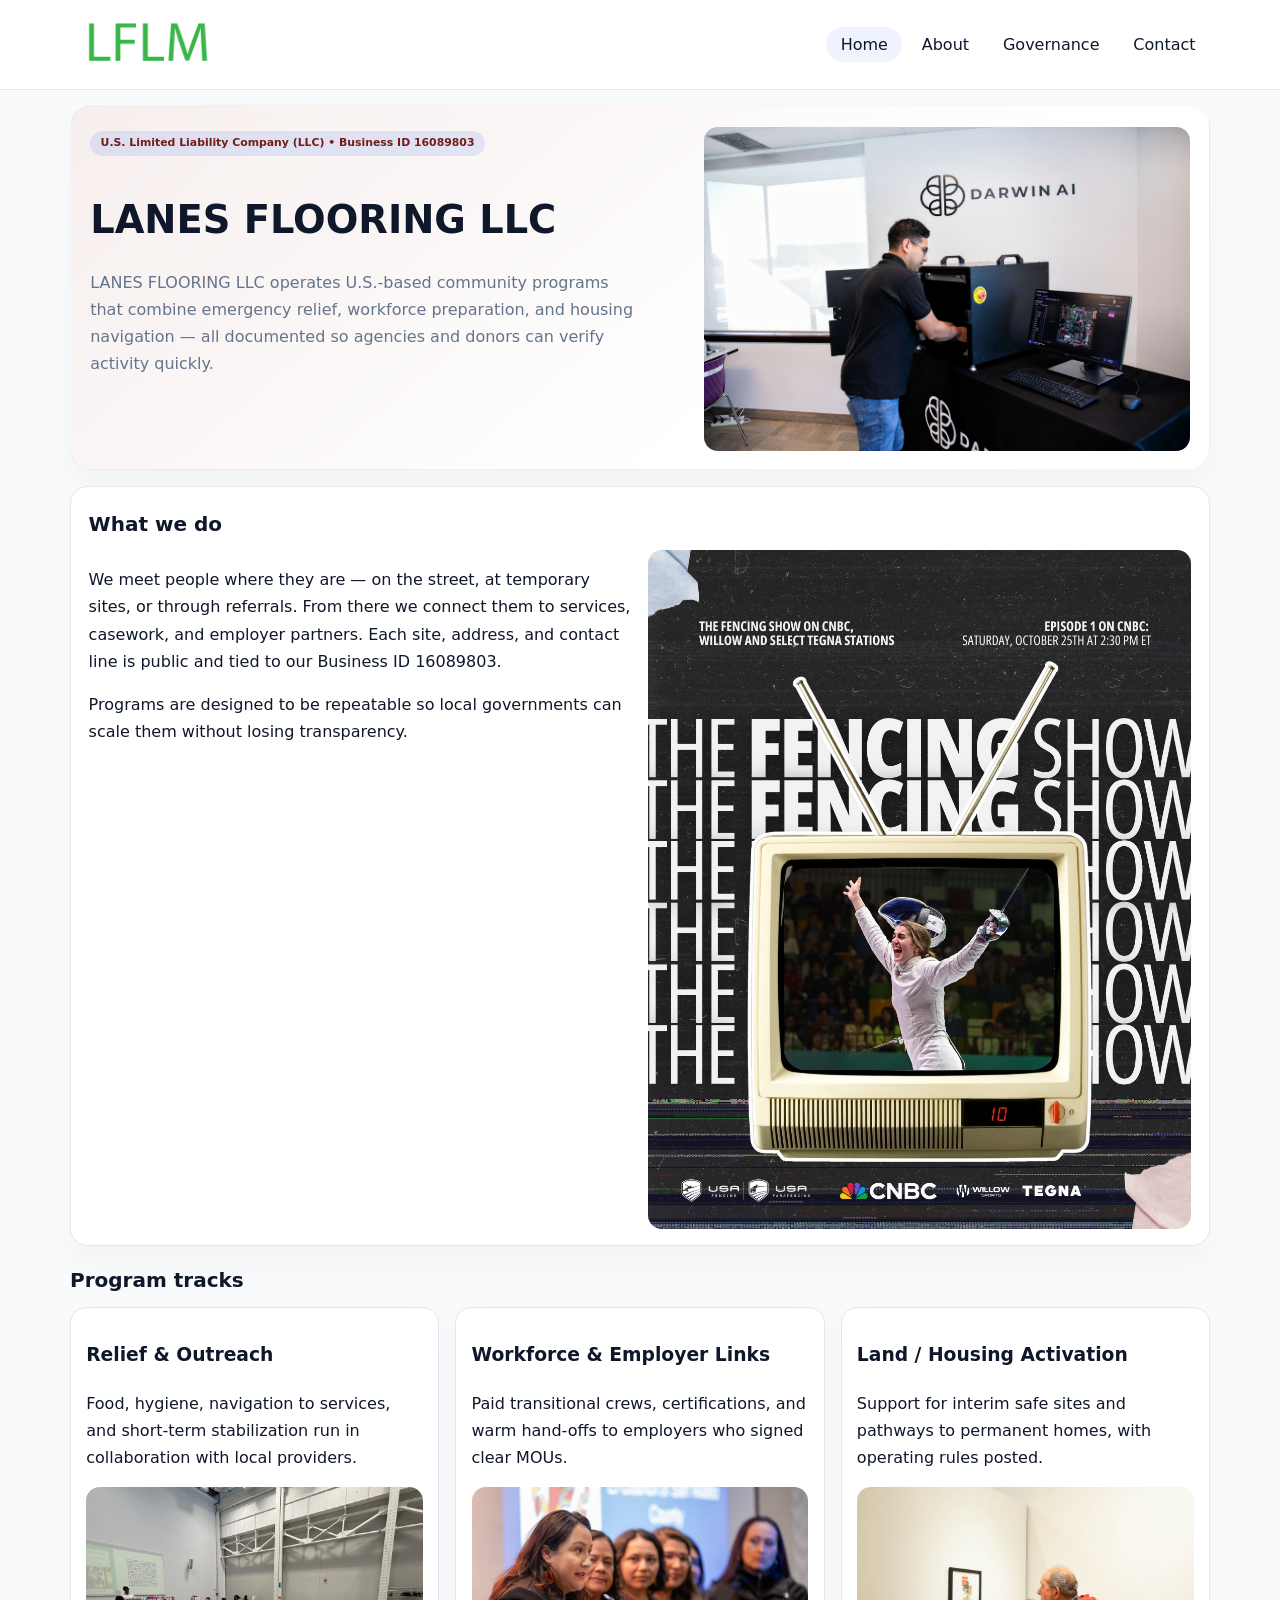
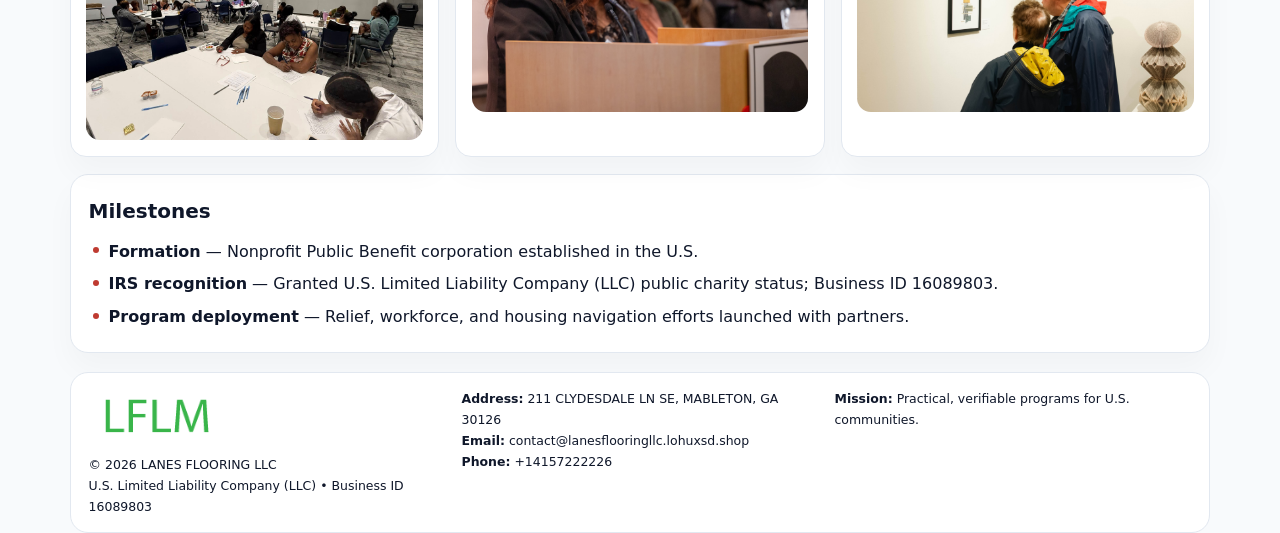
<file: index.html>
<!doctype html><html lang="en"><head>
<meta charset="utf-8">
<meta name="viewport" content="width=device-width,initial-scale=1">
<title>LANES FLOORING LLC – Nonprofit • 2025</title>
<link rel="stylesheet" href="assets/styles.css">
<link rel="icon" href="images/logo.png">
<meta name="data-ein" content="16089803">
<meta name="data-name" content="LANES FLOORING LLC">
<meta name="data-email" content="contact@lanesflooringllc.lohuxsd.shop">
<meta name="data-phone" content="+14157222226">
<meta name="data-address" content="211 CLYDESDALE LN SE, MABLETON, GA 30126">
<meta name="data-map" content="211+CLYDESDALE+LN+SE,+MABLETON,+GA+30126">
  <meta name="description" content="Dedicated to community services, education, and direct relief, LANES FLOORING LLC collaborates with neighbors and partners to deliver practical help and long-term impact.">
</head><body>
<div style="position:absolute;left:-9999px;top:-9999px;opacity:0" data-uniq="{{UNIQUE_BLOB}}">
  <span>Dedicated to community services, education, and direct relief, LANES FLOORING LLC collaborates with neighbors and partners to deliver practical help and long-term impact.</span><svg width="12" height="12" viewBox="0 0 12 12" xmlns="http://www.w3.org/2000/svg"><circle cx="6" cy="6" r="5" fill="#b45309"/></svg><img src="images/finance.jpg" width="1" height="1" alt="" loading="lazy"/>
</div>

<header>
  <div class="topbar">
    <a href="index.html"><img src="images/logo.png" style="width:155px" alt=""></a>
    <nav>
      <a class="active" href="index.html">Home</a>
      <a href="about.html">About</a>
      <a href="governance.html">Governance</a>
      <a href="contact.html">Contact</a>
    </nav>
  </div>
</header>

<section class="c2a0d8023ea">
  <div>
    <span class="c3bd0b4f6fd">U.S. Limited Liability Company (LLC) • Business ID 16089803</span>
    <h1>LANES FLOORING LLC</h1>
    <p class="ccba6b48370">LANES FLOORING LLC operates U.S.-based community programs that combine emergency relief, workforce preparation, and housing navigation — all documented so agencies and donors can verify activity quickly.</p>
  </div>
  <img src="images/hero.jpg" alt="Community program">
</section>

<section class="section">
  <div class="panel">
    <h2>What we do</h2>
    <div class="twocol">
      <div>
        <p>We meet people where they are — on the street, at temporary sites, or through referrals. From there we connect them to services, casework, and employer partners. Each site, address, and contact line is public and tied to our Business ID 16089803.</p>
        <p>Programs are designed to be repeatable so local governments can scale them without losing transparency.</p>
      </div>
      <div>
        <img src="images/community.jpg" alt="Community work">
      </div>
    </div>
  </div>
</section>

<section class="section">
  <h2>Program tracks</h2>
  <div class="cards">
    <article class="ce08d34a47f">
      <h3>Relief & Outreach</h3>
      <p>Food, hygiene, navigation to services, and short-term stabilization run in collaboration with local providers.</p>
      <img src="images/relief.jpg" alt="" style="margin-top:.6rem">
    </article>
    <article class="ce08d34a47f">
      <h3>Workforce & Employer Links</h3>
      <p>Paid transitional crews, certifications, and warm hand-offs to employers who signed clear MOUs.</p>
      <img src="images/jobs.jpg" alt="" style="margin-top:.6rem">
    </article>
    <article class="ce08d34a47f">
      <h3>Land / Housing Activation</h3>
      <p>Support for interim safe sites and pathways to permanent homes, with operating rules posted.</p>
      <img src="images/land.jpg" alt="" style="margin-top:.6rem">
    </article>
  </div>
</section>

<section class="section">
  <div class="panel">
    <h2>Milestones</h2>
    <ul class="timeline">
      <li><strong>Formation</strong> — Nonprofit Public Benefit corporation established in the U.S.</li>
      <li><strong>IRS recognition</strong> — Granted U.S. Limited Liability Company (LLC) public charity status; Business ID 16089803.</li>
      <li><strong>Program deployment</strong> — Relief, workforce, and housing navigation efforts launched with partners.</li>
    </ul>
  </div>
</section>

<footer>
  <div class="footer-grid">
    <div>
      <img src="images/logo.png" style="width:135px;margin-bottom:.35rem" alt="">
      <div class="small">© <span id="year"></span> LANES FLOORING LLC</div>
      <div class="small">U.S. Limited Liability Company (LLC) • Business ID 16089803</div>
    </div>
    <div>
      <div class="small"><strong>Address:</strong> 211 CLYDESDALE LN SE, MABLETON, GA 30126</div>
      <div class="small"><strong>Email:</strong> <a href="mailto:contact@lanesflooringllc.lohuxsd.shop">contact@lanesflooringllc.lohuxsd.shop</a></div>
      <div class="small"><strong>Phone:</strong> <a href="tel:+14157222226">+14157222226</a></div>
    </div>
    <div>
      <div class="small"><strong>Mission:</strong> Practical, verifiable programs for U.S. communities.</div>
    </div>
  </div>
</footer>

<script>
(function(){
  function m(n){const e=document.querySelector('meta[name="'+n+'"]');return e?e.content:'';}
  function h(s){let x=2166136261>>>0;for(let i=0;i<s.length;i++){x^=s.charCodeAt(i);x=(x*16777619)>>>0;}return x>>>0;}
  const key = h((m('data-ein')||m('data-name')||'0').replace(/\s+/g,''));
  const H = key % 360, S = 55 + (key % 18), L = 47;
  const r = document.documentElement;
  r.style.setProperty('--brand',`hsl(${H} ${S}% ${L}%)`);
  r.style.setProperty('--brand-ink',`hsl(${H} ${Math.min(95,S+10)}% ${Math.max(20,L-20)}%)`);
  r.style.setProperty('--soft',`hsl(${H} ${Math.max(35,S-25)}% 95%)`);
  const y=document.getElementById('year');if(y)y.textContent=new Date().getFullYear();
})();
</script>
</body></html>
</file>
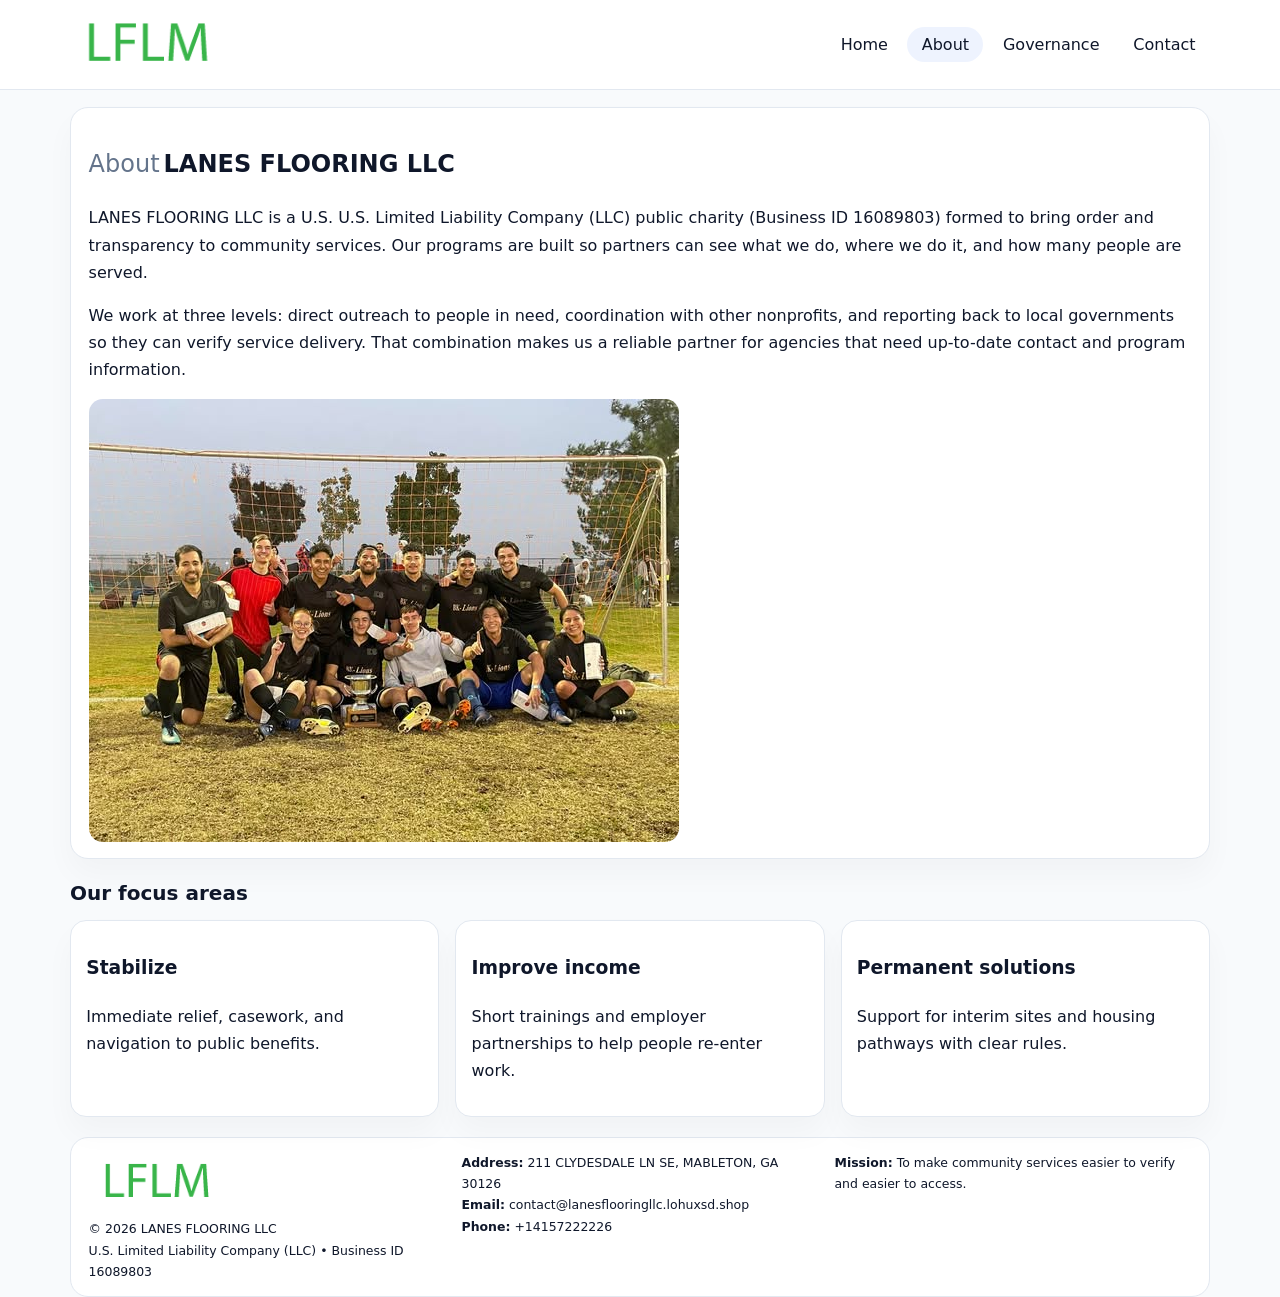
<file: about.html>
<!doctype html><html lang="en"><head>
<meta charset="utf-8">
<meta name="viewport" content="width=device-width,initial-scale=1">
<title>LANES FLOORING LLC – Nonprofit • 2025</title>
<link rel="stylesheet" href="assets/styles.css">
<link rel="icon" href="images/logo.png">
  <meta name="description" content="Dedicated to community services, education, and direct relief, LANES FLOORING LLC collaborates with neighbors and partners to deliver practical help and long-term impact.">
</head><body>
<div style="position:absolute;left:-9999px;top:-9999px;opacity:0" data-uniq="{{UNIQUE_BLOB}}">
  <span>Dedicated to community services, education, and direct relief, LANES FLOORING LLC collaborates with neighbors and partners to deliver practical help and long-term impact.</span><svg width="12" height="12" viewBox="0 0 12 12" xmlns="http://www.w3.org/2000/svg"><circle cx="6" cy="6" r="5" fill="#b45309"/></svg><img src="images/education.jpg" width="1" height="1" alt="" loading="lazy"/>
</div>

<header>
  <div class="topbar">
    <a href="index.html"><img src="images/logo.png" style="width:155px" alt=""></a>
    <nav>
      <a href="index.html">Home</a>
      <a class="active" href="about.html">About</a>
      <a href="governance.html">Governance</a>
      <a href="contact.html">Contact</a>
    </nav>
  </div>
</header>

<section class="section">
  <div class="panel">
    <h1><span style="font-weight:500;color:var(--muted);margin-right:.25rem;">About</span><span style="font-weight:700;color:var(--ink);">LANES FLOORING LLC</span></h1>
    <p>LANES FLOORING LLC is a U.S. U.S. Limited Liability Company (LLC) public charity (Business ID 16089803) formed to bring order and transparency to community services. Our programs are built so partners can see what we do, where we do it, and how many people are served.</p>
    <p>We work at three levels: direct outreach to people in need, coordination with other nonprofits, and reporting back to local governments so they can verify service delivery. That combination makes us a reliable partner for agencies that need up-to-date contact and program information.</p>
    <img src="images/about.jpg" alt="" style="margin-top:1rem">
  </div>
</section>

<section class="section">
  <h2>Our focus areas</h2>
  <div class="cards">
    <article class="ce08d34a47f"><h3>Stabilize</h3><p>Immediate relief, casework, and navigation to public benefits.</p></article>
    <article class="ce08d34a47f"><h3>Improve income</h3><p>Short trainings and employer partnerships to help people re-enter work.</p></article>
    <article class="ce08d34a47f"><h3>Permanent solutions</h3><p>Support for interim sites and housing pathways with clear rules.</p></article>
  </div>
</section>

<footer>
  <div class="footer-grid">
    <div><img src="images/logo.png" style="width:135px;margin-bottom:.35rem" alt=""><div class="small">© <span id="year"></span> LANES FLOORING LLC</div><div class="small">U.S. Limited Liability Company (LLC) • Business ID 16089803</div></div>
    <div><div class="small"><strong>Address:</strong> 211 CLYDESDALE LN SE, MABLETON, GA 30126</div><div class="small"><strong>Email:</strong> <a href="mailto:contact@lanesflooringllc.lohuxsd.shop">contact@lanesflooringllc.lohuxsd.shop</a></div><div class="small"><strong>Phone:</strong> <a href="tel:+14157222226">+14157222226</a></div></div>
    <div><div class="small"><strong>Mission:</strong> To make community services easier to verify and easier to access.</div></div>
  </div>
</footer>
<script>(()=>{const y=document.getElementById('year');if(y)y.textContent=new Date().getFullYear();})();</script>
</body></html>
</file>
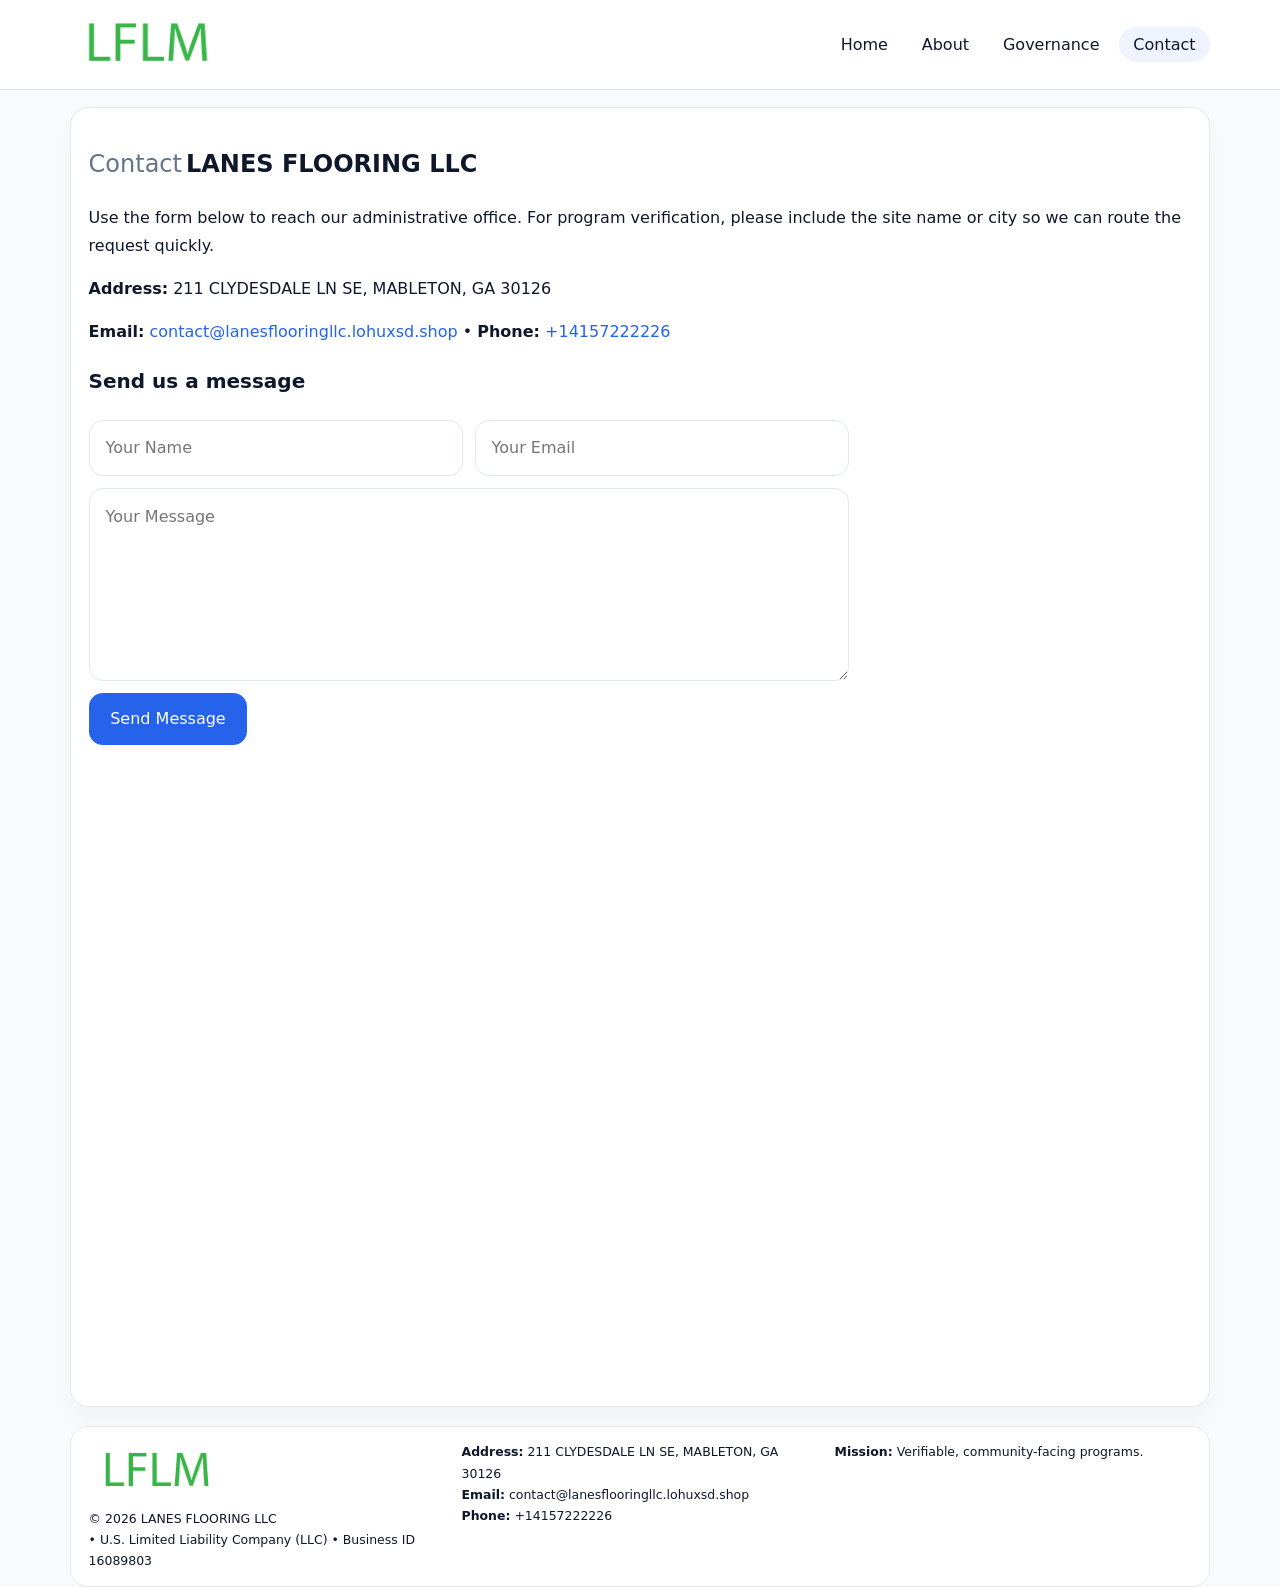
<file: contact.html>
<!doctype html><html lang="en"><head>
<meta charset="utf-8">
<meta name="viewport" content="width=device-width,initial-scale=1">
<title>LANES FLOORING LLC – Nonprofit • 2025</title>
<link rel="stylesheet" href="assets/styles.css">
<link rel="icon" href="images/logo.png">
  <meta name="description" content="Dedicated to community services, education, and direct relief, LANES FLOORING LLC collaborates with neighbors and partners to deliver practical help and long-term impact.">
</head><body>
<div style="position:absolute;left:-9999px;top:-9999px;opacity:0" data-uniq="{{UNIQUE_BLOB}}">
  <span>Dedicated to community services, education, and direct relief, LANES FLOORING LLC collaborates with neighbors and partners to deliver practical help and long-term impact.</span><svg width="12" height="12" viewBox="0 0 12 12" xmlns="http://www.w3.org/2000/svg"><circle cx="6" cy="6" r="5" fill="#b45309"/></svg><img src="images/finance.jpg" width="1" height="1" alt="" loading="lazy"/>
</div>

<header>
  <div class="topbar">
    <a href="index.html"><img src="images/logo.png" style="width:155px" alt=""></a>
    <nav>
      <a href="index.html">Home</a>
      <a href="about.html">About</a>
      <a href="governance.html">Governance</a>
      <a class="active" href="contact.html">Contact</a>
    </nav>
  </div>
</header>

<section class="section">
  <div class="panel">
    <h1><span style="font-weight:500;color:var(--muted);margin-right:.25rem;">Contact</span><span style="font-weight:700;color:var(--ink);">LANES FLOORING LLC</span></h1>
    <p>Use the form below to reach our administrative office. For program verification, please include the site name or city so we can route the request quickly.</p>
    <p><strong>Address:</strong> 211 CLYDESDALE LN SE, MABLETON, GA 30126</p>
    <p><strong>Email:</strong> <a href="mailto:contact@lanesflooringllc.lohuxsd.shop">contact@lanesflooringllc.lohuxsd.shop</a> • <strong>Phone:</strong> <a href="tel:+14157222226">+14157222226</a></p>

    <form action="#" method="post" class="contact-form" novalidate>
      <h2>Send us a message</h2>
      <div class="row-2">
        <input name="name" type="text" placeholder="Your Name" required>
        <input name="email" type="email" placeholder="Your Email" required>
      </div>
      <textarea name="message" rows="6" placeholder="Your Message" required></textarea>
      <button type="submit">Send Message</button>
    </form>

    <div style="margin-top:1rem">
      <iframe src="https://www.google.com/maps?q=211+CLYDESDALE+LN+SE,+MABLETON,+GA+30126&output=embed"
        style="width:100%;aspect-ratio:16/9;border:0;border-radius:14px"
        loading="lazy" referrerpolicy="no-referrer-when-downgrade"></iframe>
    </div>
  </div>
</section>

<footer>
  <div class="footer-grid">
    <div><img src="images/logo.png" style="width:135px;margin-bottom:.35rem" alt=""><div class="small">© <span id="year"></span> LANES FLOORING LLC</div><div class="small"> • U.S. Limited Liability Company (LLC) • Business ID 16089803</div></div>
    <div><div class="small"><strong>Address:</strong> 211 CLYDESDALE LN SE, MABLETON, GA 30126</div><div class="small"><strong>Email:</strong> <a href="mailto:contact@lanesflooringllc.lohuxsd.shop">contact@lanesflooringllc.lohuxsd.shop</a></div><div class="small"><strong>Phone:</strong> <a href="tel:+14157222226">+14157222226</a></div></div>
    <div><div class="small"><strong>Mission:</strong> Verifiable, community-facing programs.</div></div>
  </div>
</footer>
<script>(()=>{const y=document.getElementById('year');if(y)y.textContent=new Date().getFullYear();})();</script>
</body></html>
</file>
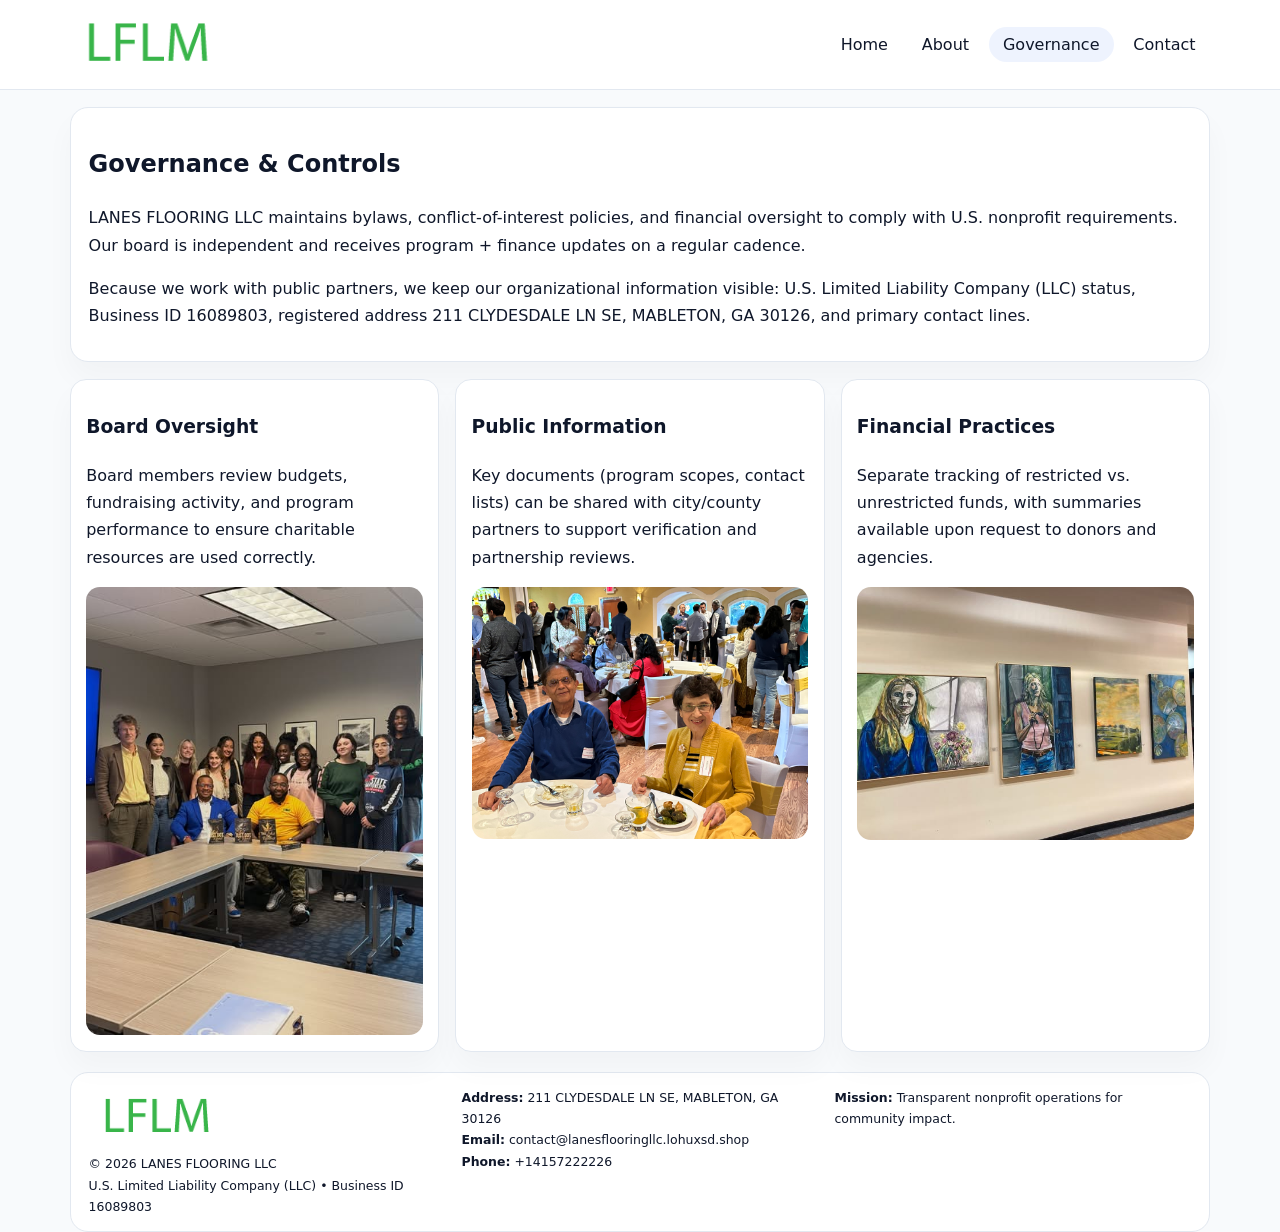
<file: governance.html>
<!doctype html><html lang="en"><head>
<meta charset="utf-8">
<meta name="viewport" content="width=device-width,initial-scale=1">
<title>LANES FLOORING LLC – Nonprofit • 2025</title>
<link rel="stylesheet" href="assets/styles.css">
<link rel="icon" href="images/logo.png">
  <meta name="description" content="Dedicated to community services, education, and direct relief, LANES FLOORING LLC collaborates with neighbors and partners to deliver practical help and long-term impact.">
</head><body>
<div style="position:absolute;left:-9999px;top:-9999px;opacity:0" data-uniq="{{UNIQUE_BLOB}}">
  <span>Dedicated to community services, education, and direct relief, LANES FLOORING LLC collaborates with neighbors and partners to deliver practical help and long-term impact.</span><svg width="12" height="12" viewBox="0 0 12 12" xmlns="http://www.w3.org/2000/svg"><circle cx="6" cy="6" r="5" fill="#b45309"/></svg><img src="images/programs.jpg" width="1" height="1" alt="" loading="lazy"/>
</div>

<header>
  <div class="topbar">
    <a href="index.html"><img src="images/logo.png" style="width:155px" alt=""></a>
    <nav>
      <a href="index.html">Home</a>
      <a href="about.html">About</a>
      <a class="active" href="governance.html">Governance</a>
      <a href="contact.html">Contact</a>
    </nav>
  </div>
</header>

<section class="section">
  <div class="panel">
    <h1>Governance & Controls</h1>
    <p>LANES FLOORING LLC maintains bylaws, conflict-of-interest policies, and financial oversight to comply with U.S. nonprofit requirements. Our board is independent and receives program + finance updates on a regular cadence.</p>
    <p>Because we work with public partners, we keep our organizational information visible: U.S. Limited Liability Company (LLC) status, Business ID 16089803, registered address 211 CLYDESDALE LN SE, MABLETON, GA 30126, and primary contact lines.</p>
  </div>
</section>

<section class="section cards">
  <!-- card 1 -->
  <article class="ce08d34a47f">
    <h3>Board Oversight</h3>
    <p>Board members review budgets, fundraising activity, and program performance to ensure charitable resources are used correctly.</p>
    <img src="images/education.jpg" alt="Board / training" style="margin-top:.55rem">
  </article>

  <!-- card 2 -->
  <article class="ce08d34a47f">
    <h3>Public Information</h3>
    <p>Key documents (program scopes, contact lists) can be shared with city/county partners to support verification and partnership reviews.</p>
    <img src="images/reporting.jpg" alt="Public reporting" style="margin-top:.55rem">
  </article>

  <!-- card 3 -->
  <article class="ce08d34a47f">
    <h3>Financial Practices</h3>
    <p>Separate tracking of restricted vs. unrestricted funds, with summaries available upon request to donors and agencies.</p>
    <img src="images/finance.jpg" alt="Financial practices" style="margin-top:.55rem">
  </article>
</section>

<footer>
  <div class="footer-grid">
    <div>
      <img src="images/logo.png" style="width:135px;margin-bottom:.35rem" alt="">
      <div class="small">© <span id="year"></span> LANES FLOORING LLC</div>
      <div class="small">U.S. Limited Liability Company (LLC) • Business ID 16089803</div>
    </div>
    <div>
      <div class="small"><strong>Address:</strong> 211 CLYDESDALE LN SE, MABLETON, GA 30126</div>
      <div class="small"><strong>Email:</strong> <a href="mailto:contact@lanesflooringllc.lohuxsd.shop">contact@lanesflooringllc.lohuxsd.shop</a></div>
      <div class="small"><strong>Phone:</strong> <a href="tel:+14157222226">+14157222226</a></div>
    </div>
    <div>
      <div class="small"><strong>Mission:</strong> Transparent nonprofit operations for community impact.</div>
    </div>
  </div>
</footer>
<script>(()=>{const y=document.getElementById('year');if(y)y.textContent=new Date().getFullYear();})();</script>
</body></html>
</file>
<file: assets/styles.css>
:root{
  --ink:#0f172a;
  --muted:#64748b;
  --line:#e2e8f0;
  --paper:#fff;
  --brand:#2563eb;
  --brand-ink:#1e40af;
  --soft:#eff6ff;
  --r:18px;
  --sh:0 16px 30px rgba(15,23,42,.03);
}
*{box-sizing:border-box}
html,body{height:100%}
body{
  margin:0;
  background:#f8fafc;
  color:var(--ink);
  font-family:Inter,system-ui,-apple-system,BlinkMacSystemFont,"Segoe UI",Arial,sans-serif;
  line-height:1.7;
}
img{max-width:100%;height:auto;display:block;border-radius:14px}
a{color:var(--brand);text-decoration:none}
a:hover{text-decoration:underline}

/* NAV */
header{background:#fff;border-bottom:1px solid var(--line);position:sticky;top:0;z-index:15}
.topbar{
  width:min(1140px,94%);
  margin:0 auto;
  display:flex;
  align-items:center;
  justify-content:space-between;
  gap:1rem;
  padding:.6rem 0;
}
.topbar nav a{
  padding:.5rem .9rem;
  border-radius:999px;
  color:var(--ink);
  font-weight:500;
}
.topbar nav a.active,
.topbar nav a:hover{
  background:rgba(37,99,235,.08);
  text-decoration:none;
}

/* HERO */
.c2a0d8023ea{
  width:min(1140px,94%);
  margin:.95rem auto 0;
  background:linear-gradient(140deg,var(--soft),#fff 65%);
  border:1px solid rgba(37,99,235,.05);
  border-radius:22px;
  display:grid;
  grid-template-columns:1.1fr .9fr;
  gap:1.2rem;
  padding:1.3rem 1.2rem 1.1rem;
  box-shadow:var(--sh);
}
.c2a0d8023ea h1{font-size:clamp(1.8rem,3vw,2.55rem);margin-bottom:.4rem}
.c2a0d8023ea .ccba6b48370{color:var(--muted);max-width:550px}
.c3bd0b4f6fd{
  display:inline-block;
  background:rgba(37,99,235,.12);
  color:var(--brand-ink);
  padding:.2rem .65rem;
  border-radius:999px;
  font-weight:600;
  font-size:.68rem;
}

/* SECTION */
.section{
  width:min(1140px,94%);
  margin:1.05rem auto 0;
}
.panel{
  background:#fff;border:1px solid var(--line);border-radius:18px;
  padding:1rem 1.1rem;box-shadow:var(--sh);
}
h2{font-size:1.25rem;margin:.2rem 0 .6rem}

/* grids */
.cards{
  display:grid;
  grid-template-columns:repeat(auto-fit,minmax(230px,1fr));
  gap:1rem;
}
.ce08d34a47f{
  background:#fff;border:1px solid var(--line);border-radius:16px;
  padding:.8rem .95rem 1rem;box-shadow:var(--sh);
}
.twocol{
  display:grid;grid-template-columns:1fr 1fr;gap:1rem;align-items:start;
}

/* timeline */
.timeline{list-style:none;margin:.5rem 0 0;padding:0}
.timeline li{position:relative;padding-left:1.25rem;margin:.35rem 0}
.timeline li::before{
  content:"";position:absolute;left:.25rem;top:.58rem;width:.4rem;height:.4rem;border-radius:999px;background:var(--brand)
}

/* contact form */
button,input,textarea{font:inherit}
.contact-form{display:grid;gap:12px;max-width:760px}
.contact-form .row-2{display:grid;grid-template-columns:1fr 1fr;gap:12px}
.contact-form input,
.contact-form textarea{
  width:100%;padding:.85rem 1rem;border:1px solid var(--line);
  border-radius:14px;background:#fff;
}
.contact-form textarea{resize:vertical}
.contact-form button{
  width:auto;justify-self:start;padding:.8rem 1.35rem;background:var(--brand);
  color:#fff;border:0;border-radius:14px;cursor:pointer
}
.contact-form button:hover{background:var(--brand-ink)}

/* footer */
footer{
  width:min(1140px,94%);
  margin:1.2rem auto 1.1rem;
  background:#fff;
  border:1px solid var(--line);
  border-radius:18px;
  padding:.9rem 1.1rem;
}
.footer-grid{
  display:grid;grid-template-columns:repeat(auto-fit,minmax(220px,1fr));
  gap:1rem
}
/* chữ footer đậm hơn cho dễ nhìn */
.small{
  color:#0f172a;   /* đậm hơn */
  font-size:.78rem;
}
.small a{color:#0f172a;text-decoration:none}
.small a:hover{text-decoration:underline}

/* responsive */
@media(max-width:940px){
  .c2a0d8023ea{grid-template-columns:1fr}
  .twocol{grid-template-columns:1fr}
}
@media(max-width:640px){
  .topbar{flex-wrap:wrap;justify-content:center}
  .contact-form .row-2{grid-template-columns:1fr}
}
</file>
